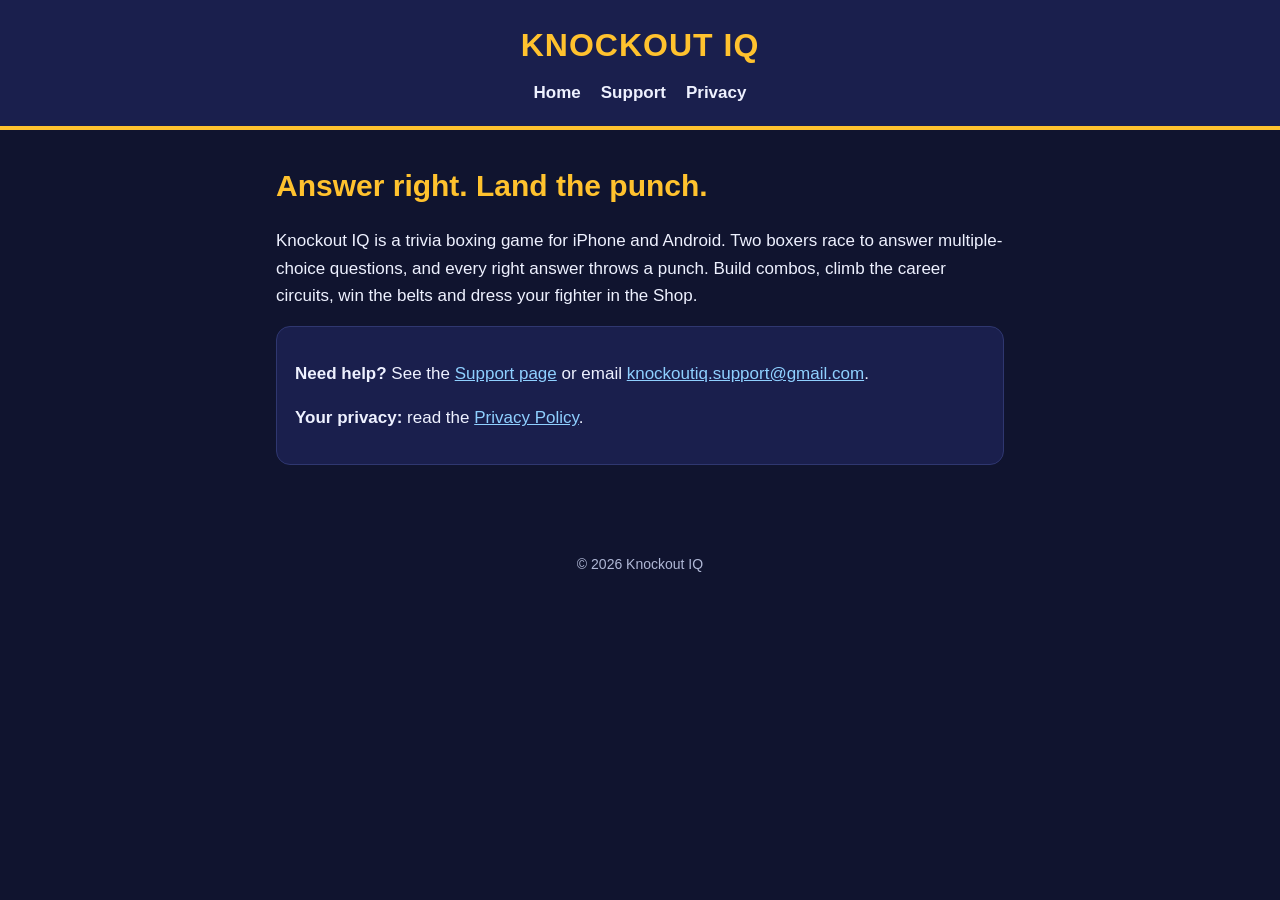
<file: index.html>
<!doctype html>
<html lang="en">
<head>
  <meta charset="utf-8">
  <meta name="viewport" content="width=device-width, initial-scale=1">
  <title>Knockout IQ</title>
  <meta name="description" content="Knockout IQ: a trivia boxing game. Answer right, land the punch.">
  <link rel="stylesheet" href="style.css">
</head>
<body>
  <header>
    <a class="brand" href="index.html">KNOCKOUT IQ</a>
    <nav><a href="index.html">Home</a><a href="support.html">Support</a><a href="privacy.html">Privacy</a></nav>
  </header>
  <main>
    <h1>Answer right. Land the punch.</h1>
    <p>Knockout IQ is a trivia boxing game for iPhone and Android. Two boxers race to answer
      multiple-choice questions, and every right answer throws a punch. Build combos, climb the
      career circuits, win the belts and dress your fighter in the Shop.</p>
    <div class="card">
      <p><strong>Need help?</strong> See the <a href="support.html">Support page</a> or email
        <a href="mailto:knockoutiq.support@gmail.com">knockoutiq.support@gmail.com</a>.</p>
      <p><strong>Your privacy:</strong> read the <a href="privacy.html">Privacy Policy</a>.</p>
    </div>
  </main>
  <footer>&copy; 2026 Knockout IQ</footer>
</body>
</html>
</file>
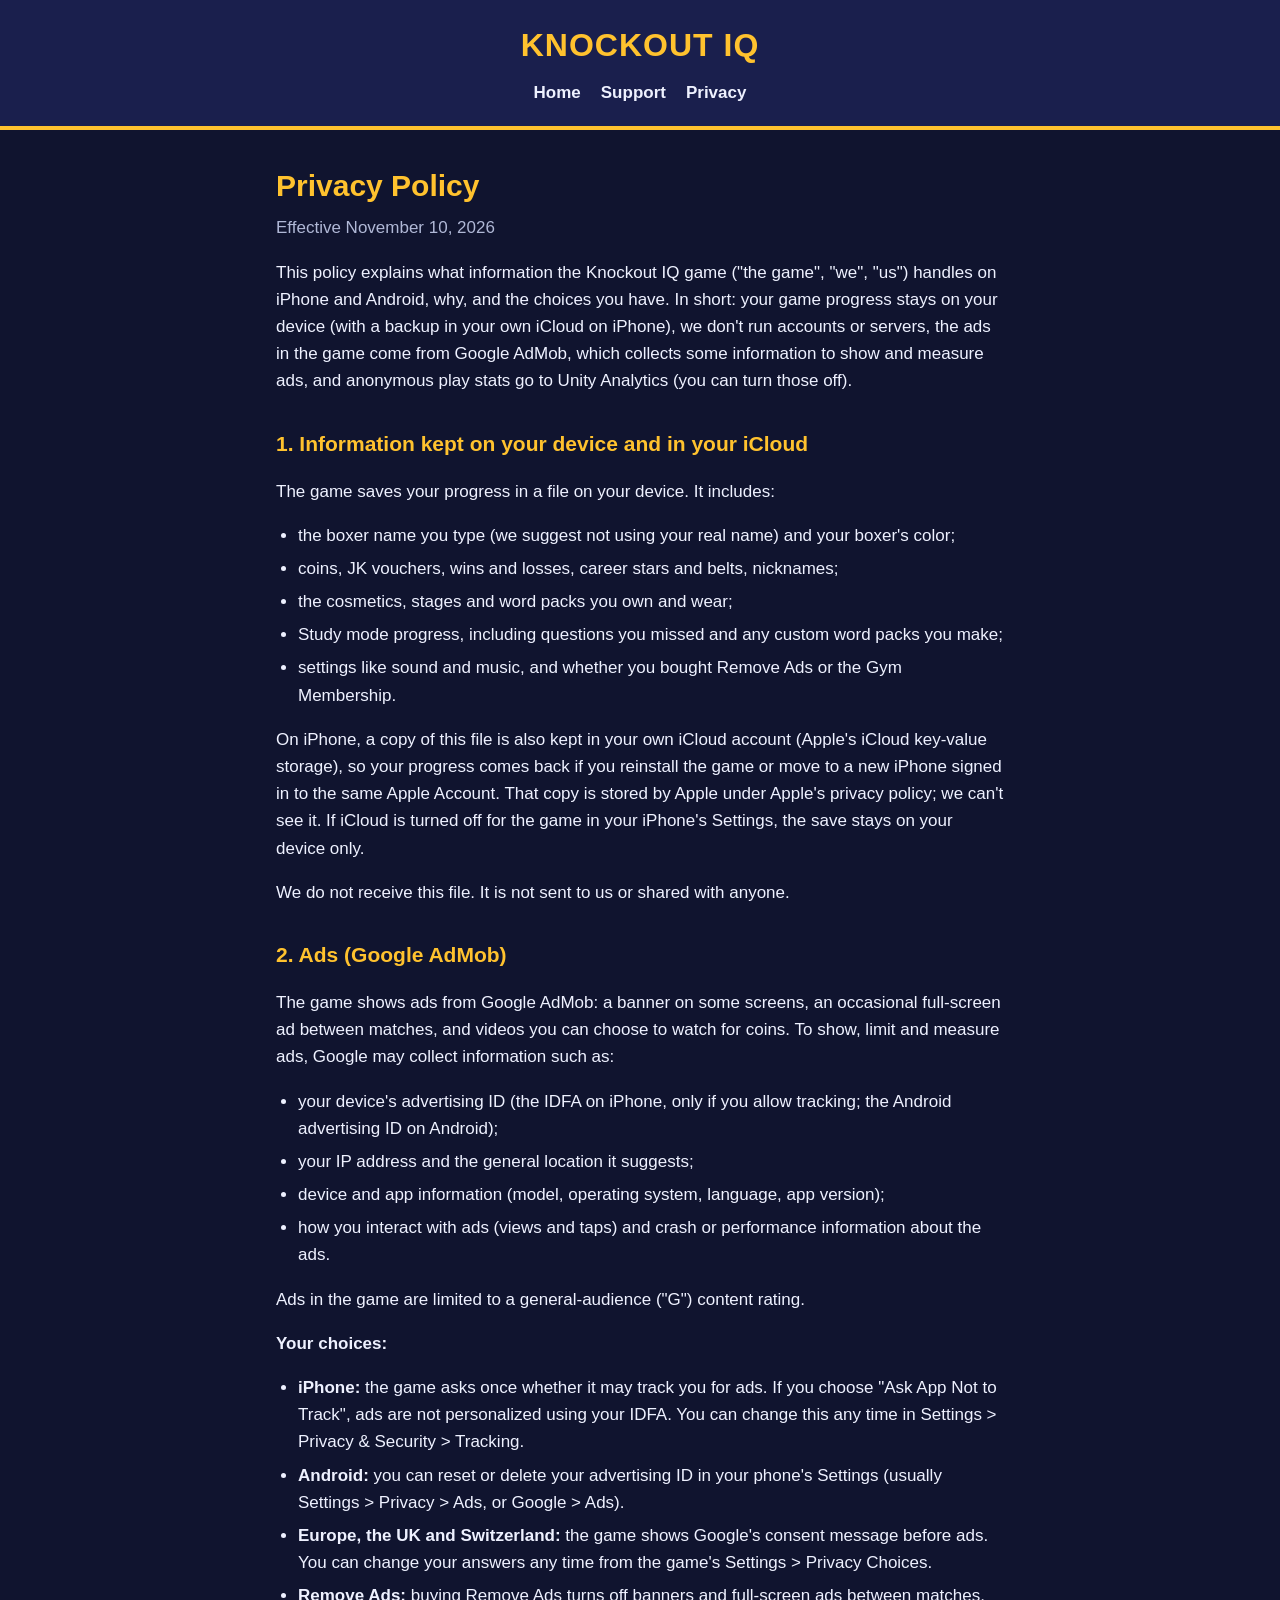
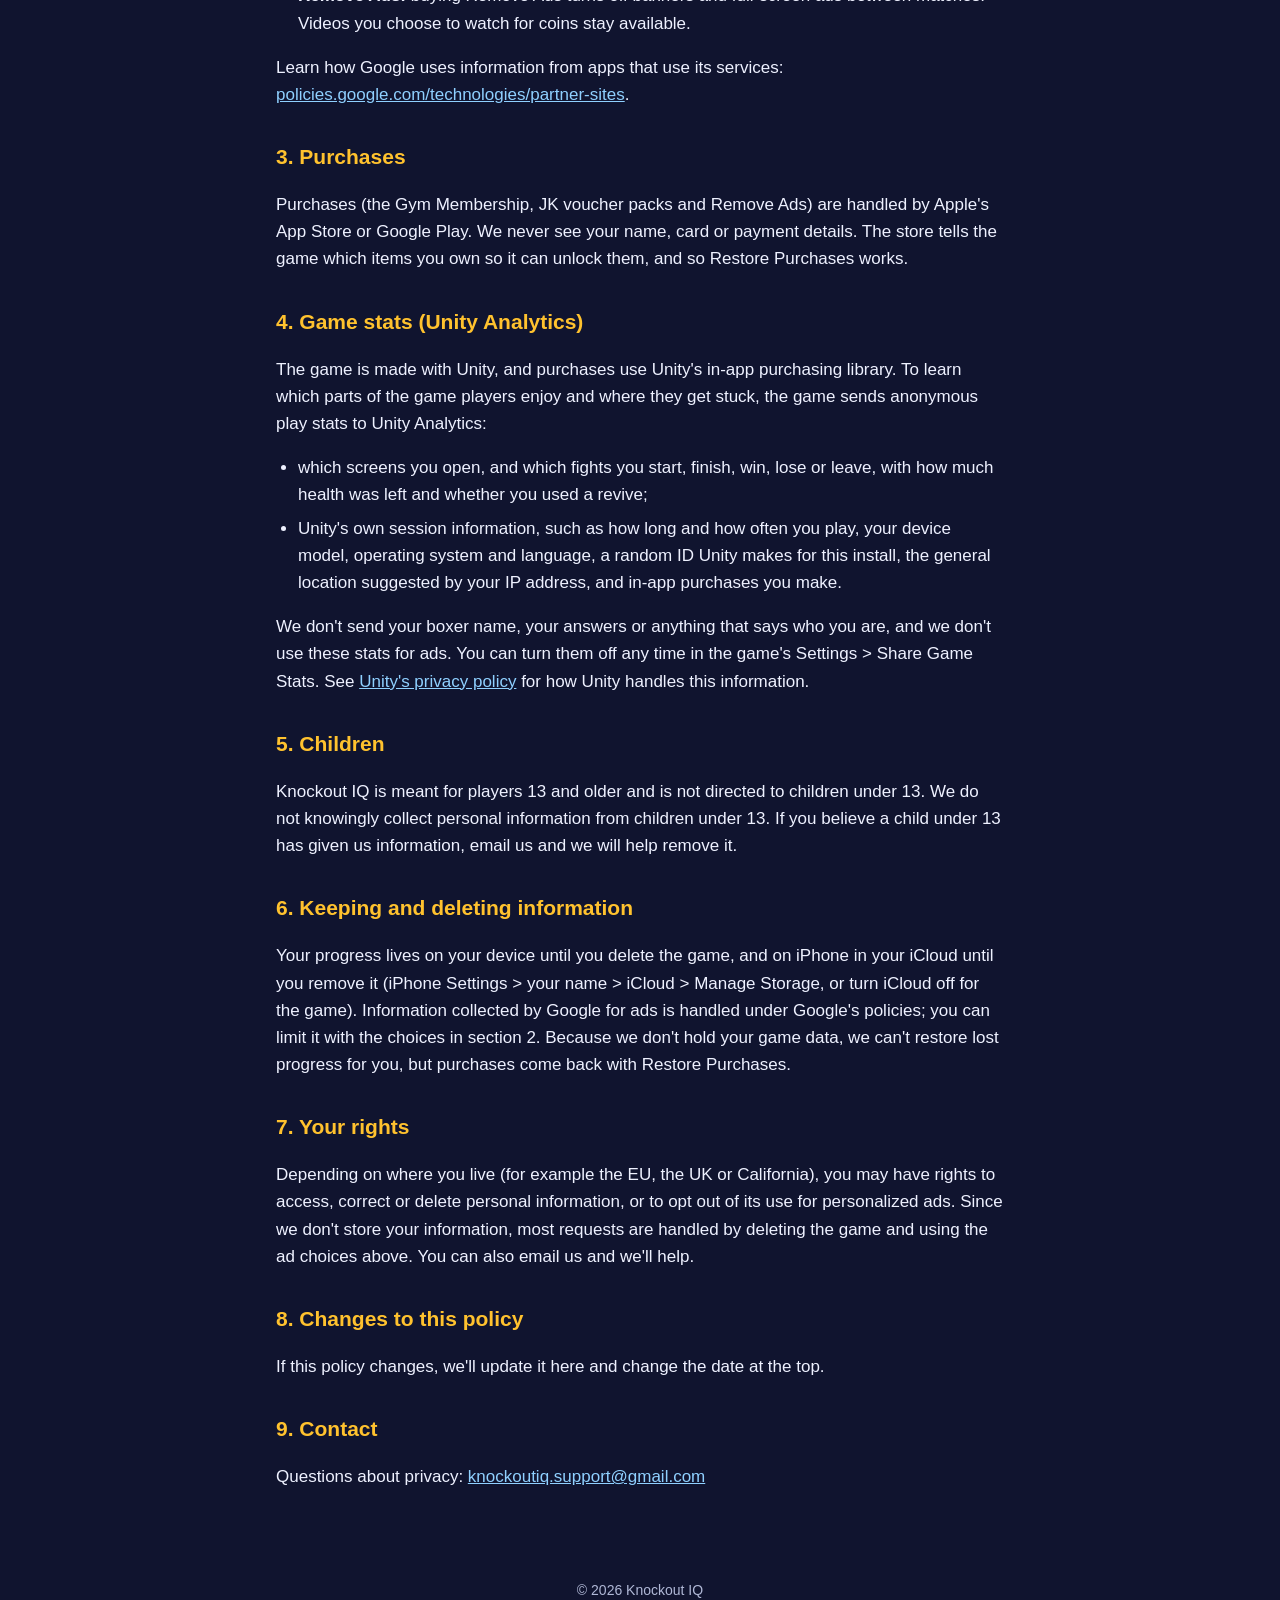
<file: privacy.html>
<!doctype html>
<html lang="en">
<head>
  <meta charset="utf-8">
  <meta name="viewport" content="width=device-width, initial-scale=1">
  <title>Privacy Policy - Knockout IQ</title>
  <link rel="stylesheet" href="style.css">
</head>
<body>
  <header>
    <a class="brand" href="index.html">KNOCKOUT IQ</a>
    <nav><a href="index.html">Home</a><a href="support.html">Support</a><a href="privacy.html">Privacy</a></nav>
  </header>
  <main>
    <h1>Privacy Policy</h1>
    <p class="updated">Effective November 10, 2026</p>

    <p>This policy explains what information the Knockout IQ game ("the game", "we", "us")
      handles on iPhone and Android, why, and the choices you have. In short: your game progress
      stays on your device (with a backup in your own iCloud on iPhone), we don't run accounts
      or servers, the ads in the game come from
      Google AdMob, which collects some information to show and measure ads, and anonymous
      play stats go to Unity Analytics (you can turn those off).</p>

    <h2>1. Information kept on your device and in your iCloud</h2>
    <p>The game saves your progress in a file on your device. It includes:</p>
    <ul>
      <li>the boxer name you type (we suggest not using your real name) and your boxer's color;</li>
      <li>coins, JK vouchers, wins and losses, career stars and belts, nicknames;</li>
      <li>the cosmetics, stages and word packs you own and wear;</li>
      <li>Study mode progress, including questions you missed and any custom word packs you make;</li>
      <li>settings like sound and music, and whether you bought Remove Ads or the Gym Membership.</li>
    </ul>
    <p>On iPhone, a copy of this file is also kept in your own iCloud account (Apple's iCloud
      key-value storage), so your progress comes back if you reinstall the game or move to a new
      iPhone signed in to the same Apple Account. That copy is stored by Apple under Apple's privacy
      policy; we can't see it. If iCloud is turned off for the game in your iPhone's Settings, the
      save stays on your device only.</p>
    <p>We do not receive this file. It is not sent to us or shared with anyone.</p>

    <h2>2. Ads (Google AdMob)</h2>
    <p>The game shows ads from Google AdMob: a banner on some screens, an occasional full-screen ad
      between matches, and videos you can choose to watch for coins. To show, limit and measure
      ads, Google may collect information such as:</p>
    <ul>
      <li>your device's advertising ID (the IDFA on iPhone, only if you allow tracking; the
        Android advertising ID on Android);</li>
      <li>your IP address and the general location it suggests;</li>
      <li>device and app information (model, operating system, language, app version);</li>
      <li>how you interact with ads (views and taps) and crash or performance information about
        the ads.</li>
    </ul>
    <p>Ads in the game are limited to a general-audience ("G") content rating.</p>
    <p><strong>Your choices:</strong></p>
    <ul>
      <li><strong>iPhone:</strong> the game asks once whether it may track you for ads. If you
        choose "Ask App Not to Track", ads are not personalized using your IDFA. You can change
        this any time in Settings &gt; Privacy &amp; Security &gt; Tracking.</li>
      <li><strong>Android:</strong> you can reset or delete your advertising ID in your phone's
        Settings (usually Settings &gt; Privacy &gt; Ads, or Google &gt; Ads).</li>
      <li><strong>Europe, the UK and Switzerland:</strong> the game shows Google's consent
        message before ads. You can change your answers any time from the game's Settings &gt;
        Privacy Choices.</li>
      <li><strong>Remove Ads:</strong> buying Remove Ads turns off banners and full-screen ads
        between matches. Videos you choose to watch for coins stay available.</li>
    </ul>
    <p>Learn how Google uses information from apps that use its services:
      <a href="https://policies.google.com/technologies/partner-sites">policies.google.com/technologies/partner-sites</a>.</p>

    <h2>3. Purchases</h2>
    <p>Purchases (the Gym Membership, JK voucher packs and Remove Ads) are handled by Apple's App
      Store or Google Play. We never see your name, card or payment details. The store tells the
      game which items you own so it can unlock them, and so Restore Purchases works.</p>

    <h2>4. Game stats (Unity Analytics)</h2>
    <p>The game is made with Unity, and purchases use Unity's in-app purchasing library. To
      learn which parts of the game players enjoy and where they get stuck, the game sends
      anonymous play stats to Unity Analytics:</p>
    <ul>
      <li>which screens you open, and which fights you start, finish, win, lose or leave, with
        how much health was left and whether you used a revive;</li>
      <li>Unity's own session information, such as how long and how often you play, your
        device model, operating system and language, a random ID Unity makes for this install,
        the general location suggested by your IP address, and in-app purchases you make.</li>
    </ul>
    <p>We don't send your boxer name, your answers or anything that says who you are, and we
      don't use these stats for ads. You can turn them off any time in the game's
      Settings &gt; Share Game Stats. See
      <a href="https://unity.com/legal/game-player-and-app-user-privacy-policy">Unity's privacy policy</a>
      for how Unity handles this information.</p>

    <h2>5. Children</h2>
    <p>Knockout IQ is meant for players 13 and older and is not directed to children under 13.
      We do not knowingly collect personal information from children under 13. If you believe a
      child under 13 has given us information, email us and we will help remove it.</p>

    <h2>6. Keeping and deleting information</h2>
    <p>Your progress lives on your device until you delete the game, and on iPhone in your
      iCloud until you remove it (iPhone Settings > your name > iCloud > Manage Storage, or
      turn iCloud off for the game). Information collected by
      Google for ads is handled under Google's policies; you can limit it with the choices in
      section 2. Because we don't hold your game data, we can't restore lost progress for you,
      but purchases come back with Restore Purchases.</p>

    <h2>7. Your rights</h2>
    <p>Depending on where you live (for example the EU, the UK or California), you may have rights
      to access, correct or delete personal information, or to opt out of its use for
      personalized ads. Since we don't store your information, most requests are handled by
      deleting the game and using the ad choices above. You can also email us and we'll help.</p>

    <h2>8. Changes to this policy</h2>
    <p>If this policy changes, we'll update it here and change the date at the top.</p>

    <h2>9. Contact</h2>
    <p>Questions about privacy: <a href="mailto:knockoutiq.support@gmail.com">knockoutiq.support@gmail.com</a></p>
  </main>
  <footer>&copy; 2026 Knockout IQ</footer>
</body>
</html>
</file>
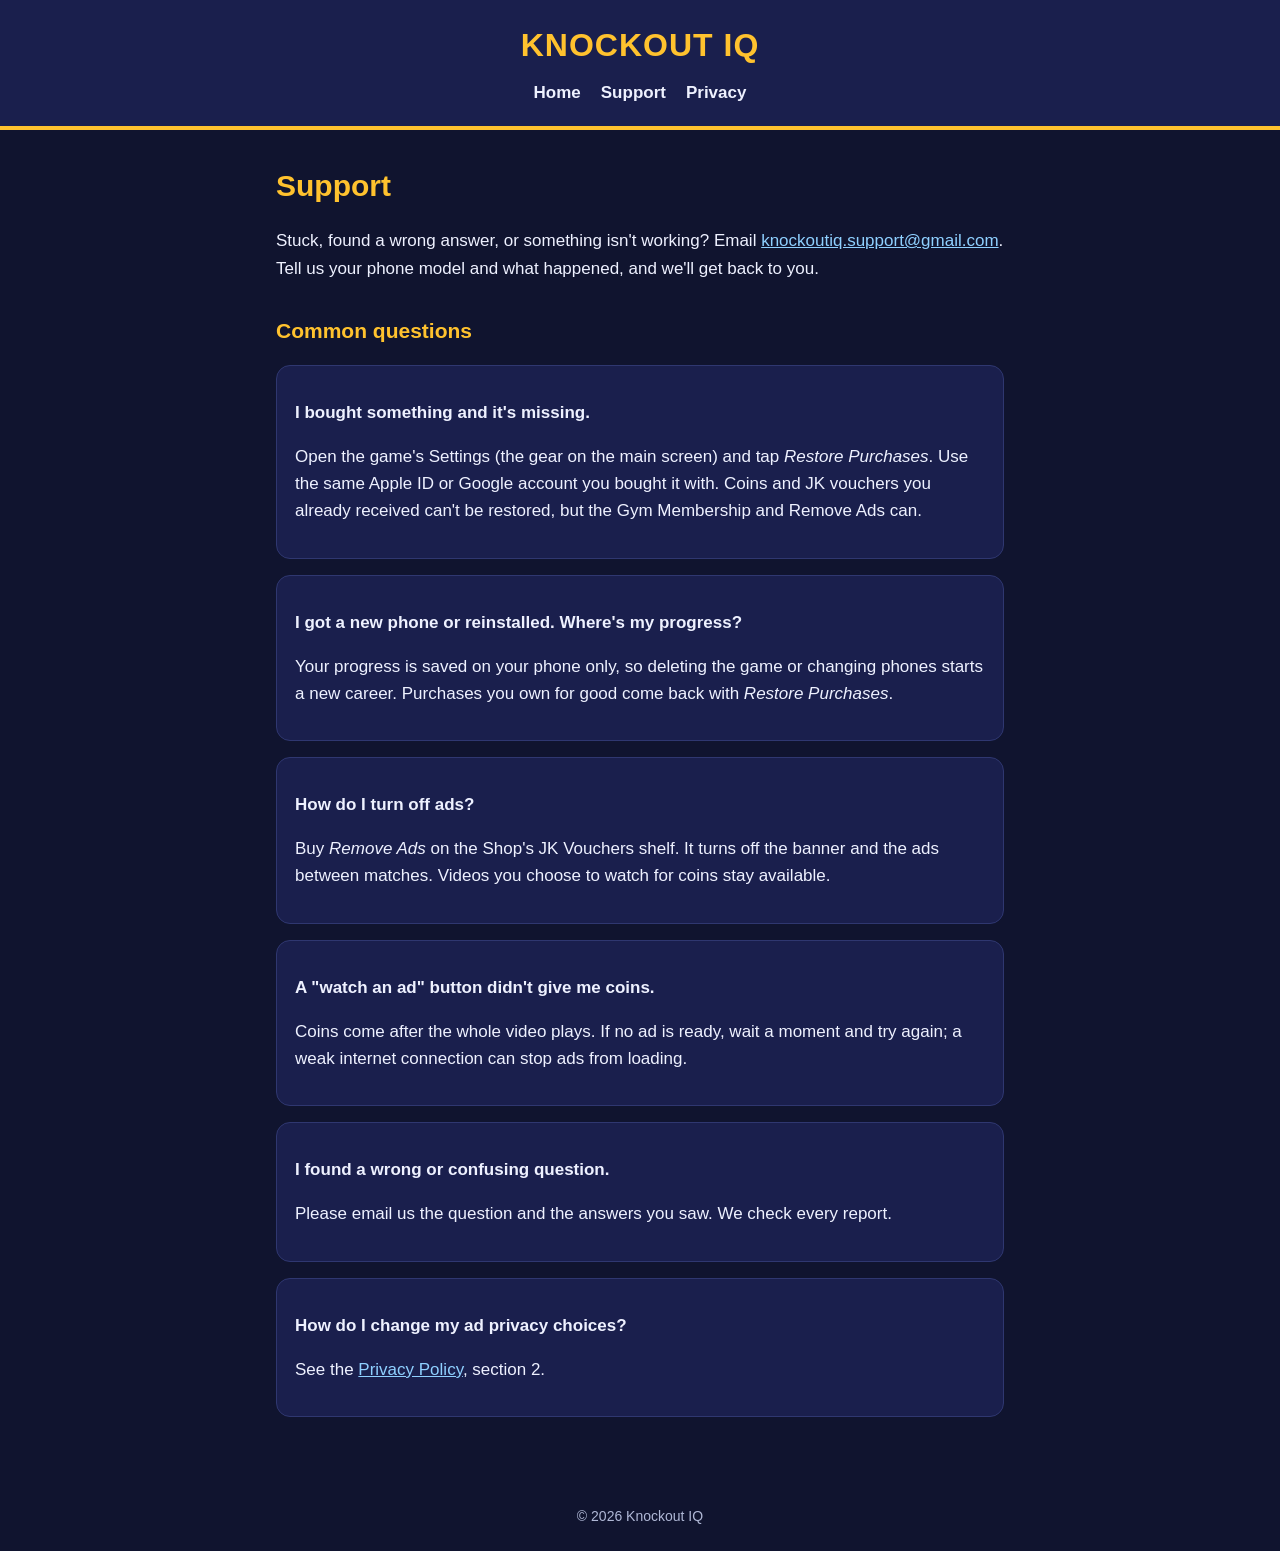
<file: support.html>
<!doctype html>
<html lang="en">
<head>
  <meta charset="utf-8">
  <meta name="viewport" content="width=device-width, initial-scale=1">
  <title>Support - Knockout IQ</title>
  <link rel="stylesheet" href="style.css">
</head>
<body>
  <header>
    <a class="brand" href="index.html">KNOCKOUT IQ</a>
    <nav><a href="index.html">Home</a><a href="support.html">Support</a><a href="privacy.html">Privacy</a></nav>
  </header>
  <main>
    <h1>Support</h1>
    <p>Stuck, found a wrong answer, or something isn't working? Email
      <a href="mailto:knockoutiq.support@gmail.com">knockoutiq.support@gmail.com</a>. Tell us your
      phone model and what happened, and we'll get back to you.</p>

    <h2>Common questions</h2>

    <div class="card">
      <p><strong>I bought something and it's missing.</strong></p>
      <p>Open the game's Settings (the gear on the main screen) and tap <em>Restore Purchases</em>.
        Use the same Apple ID or Google account you bought it with. Coins and JK vouchers you
        already received can't be restored, but the Gym Membership and Remove Ads can.</p>
    </div>

    <div class="card">
      <p><strong>I got a new phone or reinstalled. Where's my progress?</strong></p>
      <p>Your progress is saved on your phone only, so deleting the game or changing phones starts
        a new career. Purchases you own for good come back with <em>Restore Purchases</em>.</p>
    </div>

    <div class="card">
      <p><strong>How do I turn off ads?</strong></p>
      <p>Buy <em>Remove Ads</em> on the Shop's JK Vouchers shelf. It turns off the banner and the
        ads between matches. Videos you choose to watch for coins stay available.</p>
    </div>

    <div class="card">
      <p><strong>A "watch an ad" button didn't give me coins.</strong></p>
      <p>Coins come after the whole video plays. If no ad is ready, wait a moment and try again; a
        weak internet connection can stop ads from loading.</p>
    </div>

    <div class="card">
      <p><strong>I found a wrong or confusing question.</strong></p>
      <p>Please email us the question and the answers you saw. We check every report.</p>
    </div>

    <div class="card">
      <p><strong>How do I change my ad privacy choices?</strong></p>
      <p>See the <a href="privacy.html">Privacy Policy</a>, section 2.</p>
    </div>
  </main>
  <footer>&copy; 2026 Knockout IQ</footer>
</body>
</html>
</file>
<file: style.css>
:root {
  --navy: #1a1f4d;
  --navy-deep: #10142f;
  --gold: #ffc22e;
  --text: #eef1ff;
  --muted: #b0b8d6;
  --link: #8fd0ff;
}
* { box-sizing: border-box; }
body {
  margin: 0;
  background: var(--navy-deep);
  color: var(--text);
  font: 17px/1.6 -apple-system, BlinkMacSystemFont, "Segoe UI", Roboto, Helvetica, Arial, sans-serif;
}
header {
  background: var(--navy);
  border-bottom: 4px solid var(--gold);
  padding: 20px 16px;
  text-align: center;
}
header a.brand {
  color: var(--gold);
  font-size: 32px;
  font-weight: 900;
  letter-spacing: 1px;
  text-decoration: none;
}
nav { margin-top: 8px; }
nav a { color: var(--text); margin: 0 10px; text-decoration: none; font-weight: 600; }
nav a:hover { color: var(--gold); }
main { max-width: 760px; margin: 0 auto; padding: 24px 16px 48px; }
h1 { color: var(--gold); font-size: 30px; margin: 8px 0 4px; }
h2 { color: var(--gold); font-size: 21px; margin-top: 32px; }
p.updated { color: var(--muted); margin-top: 0; }
a { color: var(--link); }
ul { padding-left: 22px; }
li { margin: 6px 0; }
.card {
  background: var(--navy);
  border: 1px solid #2f3770;
  border-radius: 14px;
  padding: 16px 18px;
  margin: 16px 0;
}
footer { color: var(--muted); text-align: center; font-size: 14px; padding: 24px 16px; }
</file>
